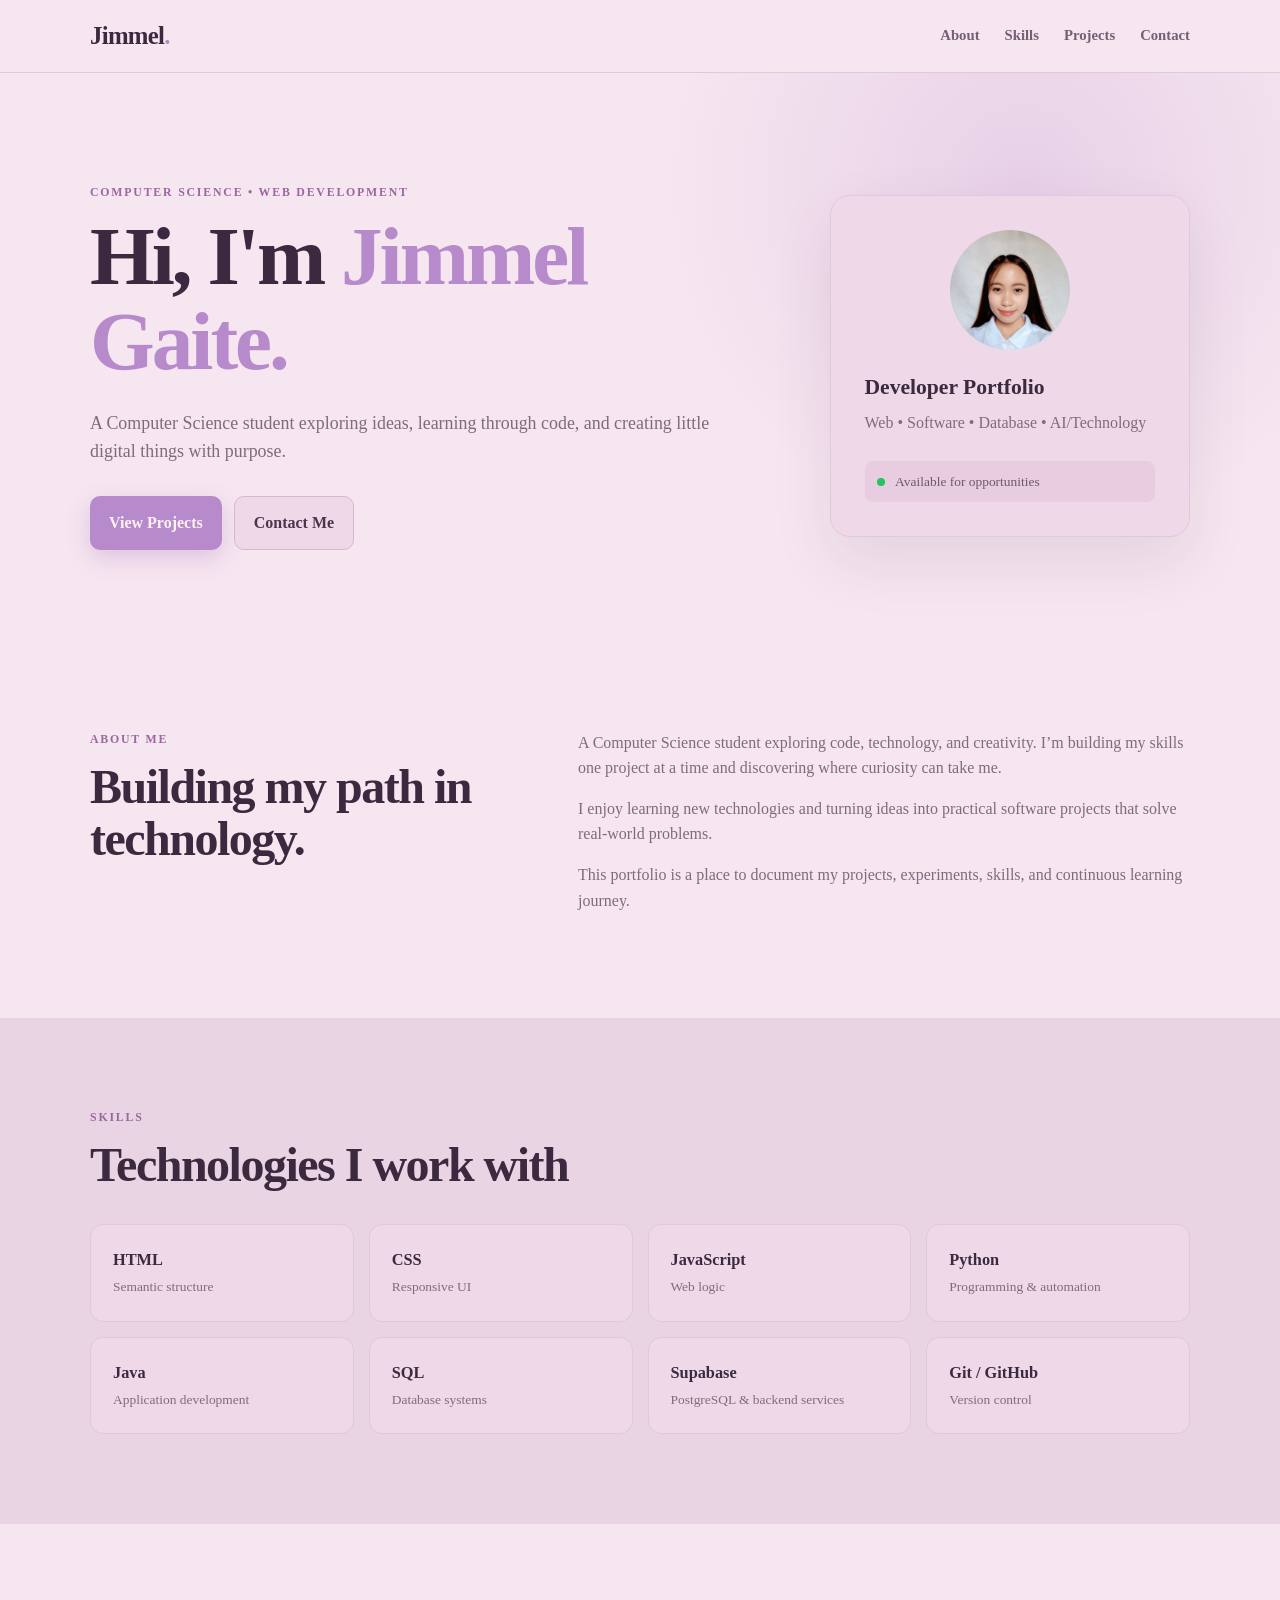
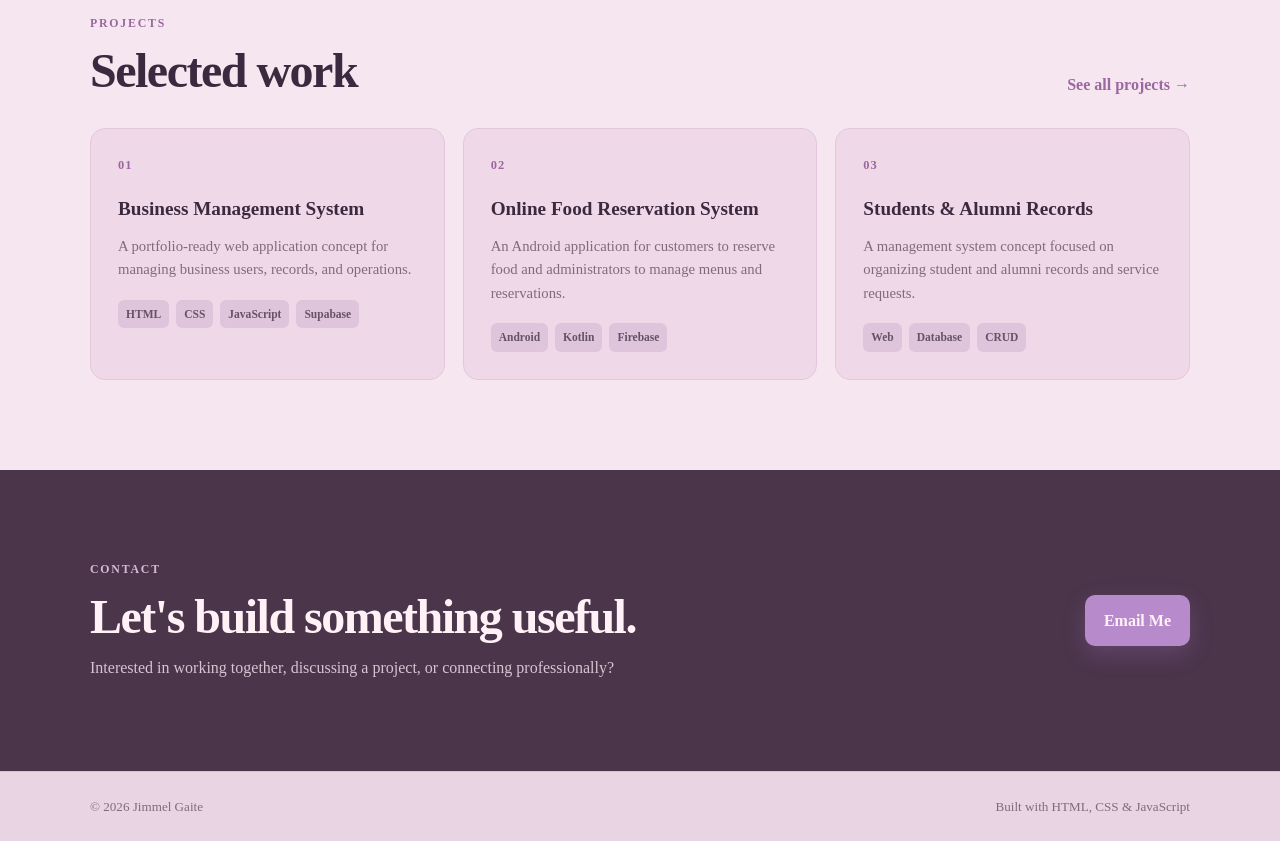
<file: index.html>
<!DOCTYPE html>
<html lang="en">

<head>
  <meta charset="UTF-8">
  <meta name="viewport" content="width=device-width, initial-scale=1.0">

  <meta
    name="description"
    content="Jimmel Gaite — Computer Science graduate, developer, and technology enthusiast."
  >

  <meta name="author" content="Jimmel Gaite">

  <title>Jimmel Gaite | Portfolio</title>

  <link rel="stylesheet" href="style.css">
</head>

<body>

  <!-- ================= HEADER ================= -->
  <header class="site-header">

    <nav class="nav container">

      <a class="brand" href="index.html" aria-label="Jimmel Gaite home">
        Jimmel<span>.</span>
      </a>

      <!-- Desktop Navigation -->
      <div class="nav-links" id="navLinks">

        <a href="#about">About</a>
        <a href="#skills">Skills</a>
        <a href="#projects">Projects</a>
        <a href="#contact">Contact</a>

      </div>

      <!-- Mobile Menu Button -->
      <button
        class="menu-toggle"
        type="button"
        aria-label="Open navigation menu"
        aria-expanded="false"
        aria-controls="navLinks"
      >
        ☰
      </button>

    </nav>

  </header>

  <main>

    <!-- ================= HERO ================= -->
    <section class="hero">

      <div class="container hero-grid">

        <div class="hero-content">

          <p class="eyebrow">
            COMPUTER SCIENCE • WEB DEVELOPMENT
          </p>

          <h1>
            Hi, I'm <span>Jimmel Gaite.</span>
          </h1>

          <p class="hero-text">
            A Computer Science student exploring ideas, learning through code, and creating little digital things with purpose.
          </p>

          <div class="hero-actions">

            <a class="btn primary" href="#projects">
              View Projects
            </a>

            <a class="btn outline" href="#contact">
              Contact Me
            </a>

          </div>

        </div>

        <div class="hero-card">

          <div class="avatar">
            <img src="profile.jpg" alt="Jimmel Gaite">
          </div>

          <h2>
            Developer Portfolio
          </h2>

          <p>
            Web • Software • Database • AI/Technology
          </p>

          <div class="status">
            <span></span>
            Available for opportunities
          </div>

        </div>

      </div>

    </section>

    <!-- ================= ABOUT ================= -->
    <section id="about" class="section">

      <div class="container two-col">

        <div>

          <p class="eyebrow">
            ABOUT ME
          </p>

          <h2>
            Building my path in technology.
          </h2>

        </div>

        <div class="about-text">

          <p>
            A Computer Science student exploring code, technology,
            and creativity. I’m building my skills one project at a 
            time and discovering where curiosity can take me.
          </p>

          <p>
            I enjoy learning new technologies and turning ideas into
            practical software projects that solve real-world problems.
          </p>

          <p>
            This portfolio is a place to document my projects, experiments,
            skills, and continuous learning journey.
          </p>

        </div>

      </div>

    </section>

    <!-- ================= SKILLS ================= -->
    <section id="skills" class="section section-muted">

      <div class="container">

        <p class="eyebrow">
          SKILLS
        </p>

        <h2>
          Technologies I work with
        </h2>

        <div class="skill-grid">

          <div class="skill-card">
            <strong>HTML</strong>
            <span>Semantic structure</span>
          </div>

          <div class="skill-card">
            <strong>CSS</strong>
            <span>Responsive UI</span>
          </div>

          <div class="skill-card">
            <strong>JavaScript</strong>
            <span>Web logic</span>
          </div>

          <div class="skill-card">
            <strong>Python</strong>
            <span>Programming & automation</span>
          </div>

          <div class="skill-card">
            <strong>Java</strong>
            <span>Application development</span>
          </div>

          <div class="skill-card">
            <strong>SQL</strong>
            <span>Database systems</span>
          </div>

          <div class="skill-card">
            <strong>Supabase</strong>
            <span>PostgreSQL & backend services</span>
          </div>

          <div class="skill-card">
            <strong>Git / GitHub</strong>
            <span>Version control</span>
          </div>

        </div>

      </div>

    </section>

    <!-- ================= PROJECTS ================= -->
    <section id="projects" class="section">

      <div class="container">

        <div class="section-head">

          <div>

            <p class="eyebrow">
              PROJECTS
            </p>

            <h2>
              Selected work
            </h2>

          </div>

          <a class="text-link" href="projects.html">
            See all projects →
          </a>

        </div>

        <div class="project-grid">

          <!-- Project 01 -->
          <article class="project-card">

            <div class="project-number">
              01
            </div>

            <h3>
              Business Management System
            </h3>

            <p>
              A portfolio-ready web application concept for managing
              business users, records, and operations.
            </p>

            <div class="tags">

              <span>HTML</span>
              <span>CSS</span>
              <span>JavaScript</span>
              <span>Supabase</span>

            </div>

          </article>

          <!-- Project 02 -->
          <article class="project-card">

            <div class="project-number">
              02
            </div>

            <h3>
              Online Food Reservation System
            </h3>

            <p>
              An Android application for customers to reserve food and
              administrators to manage menus and reservations.
            </p>

            <div class="tags">

              <span>Android</span>
              <span>Kotlin</span>
              <span>Firebase</span>

            </div>

          </article>

          <!-- Project 03 -->
          <article class="project-card">

            <div class="project-number">
              03
            </div>

            <h3>
              Students & Alumni Records
            </h3>

            <p>
              A management system concept focused on organizing student
              and alumni records and service requests.
            </p>

            <div class="tags">

              <span>Web</span>
              <span>Database</span>
              <span>CRUD</span>

            </div>

          </article>

        </div>

      </div>

    </section>

    <!-- ================= CONTACT ================= -->
    <section id="contact" class="section contact-section">

      <div class="container contact-card">

        <div>

          <p class="eyebrow">
            CONTACT
          </p>

          <h2>
            Let's build something useful.
          </h2>

          <p>
            Interested in working together, discussing a project,
            or connecting professionally?
          </p>

        </div>

        <a
          class="btn primary"
          href="mailto:gaitejimmel@gmail.com"
        >
          Email Me
        </a>

      </div>

    </section>

  </main>

  <!-- ================= FOOTER ================= -->
  <footer class="footer">

    <div class="container footer-inner">

      <span>
        © <span id="year"></span> Jimmel Gaite
      </span>

      <span>
        Built with HTML, CSS & JavaScript
      </span>

    </div>

  </footer>

  <script src="script.js"></script>

</body>
</html>
</file>
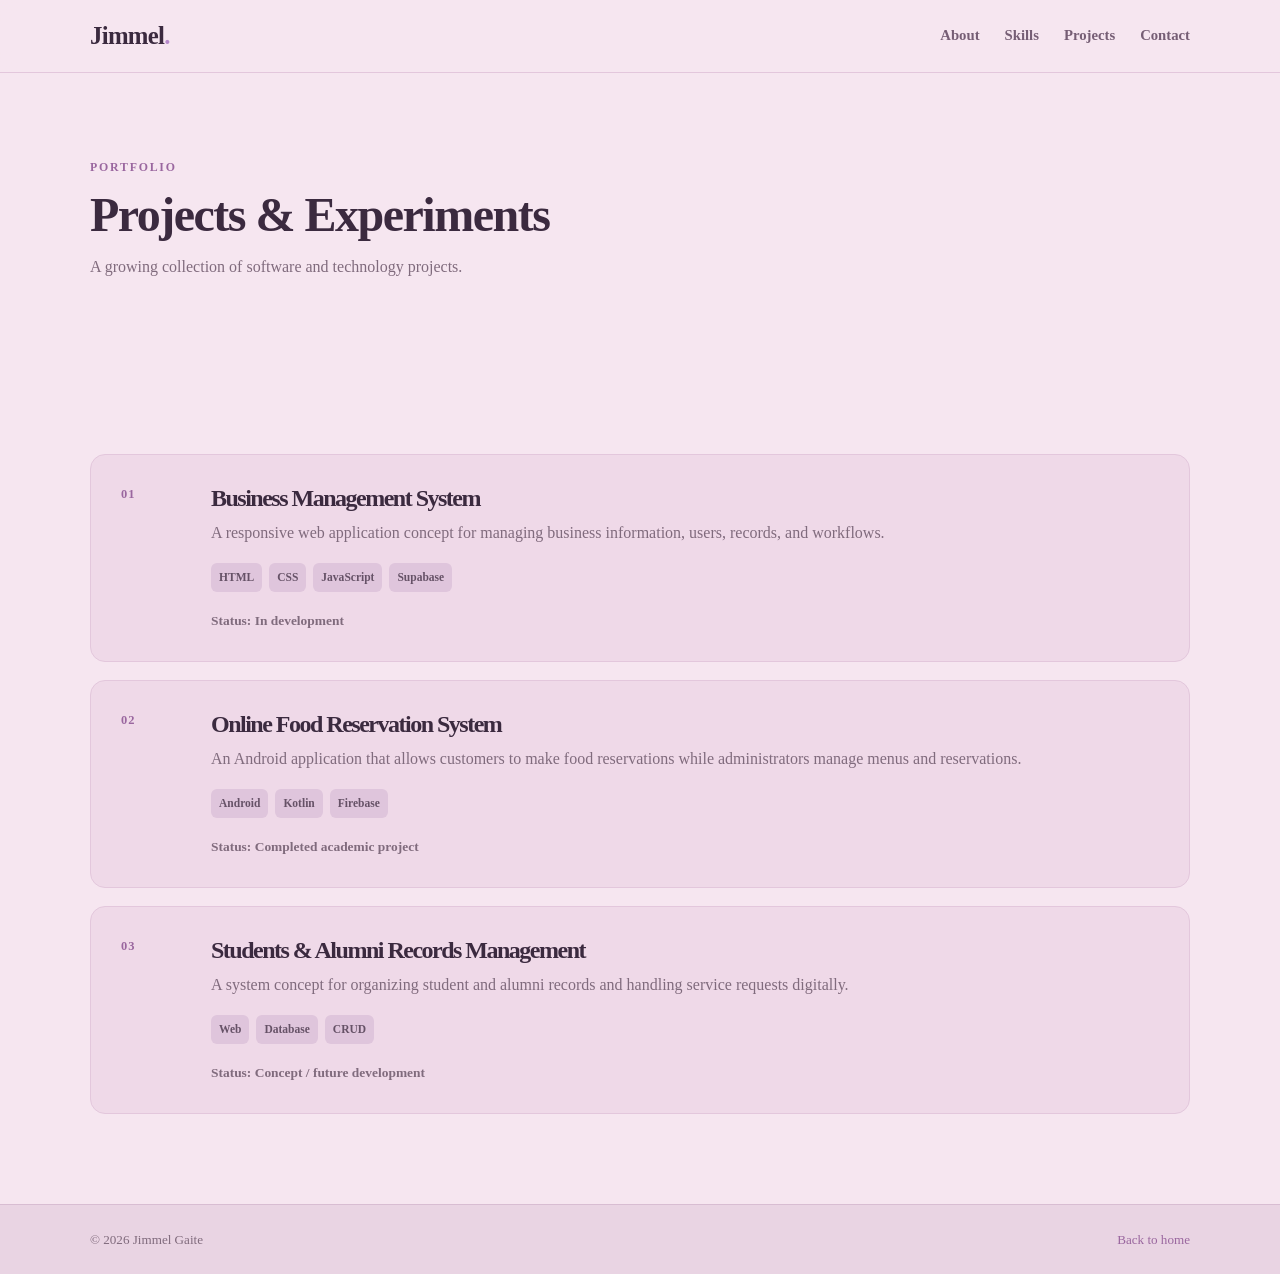
<file: projects.html>
<!DOCTYPE html>
<html lang="en">

<head>

    <meta charset="UTF-8">
    <meta name="viewport" content="width=device-width, initial-scale=1.0">

    <meta
        name="description"
        content="Projects and experiments by Jimmel Gaite, Computer Science graduate and developer."
    >

    <meta name="author" content="Jimmel Gaite">

    <title>Projects | Jimmel Gaite</title>

    <link rel="stylesheet" href="style.css">

</head>

<body>

    <!-- ================= HEADER ================= -->
    <header class="site-header">

        <nav class="nav container">

            <a
                class="brand"
                href="index.html"
                aria-label="Jimmel Gaite"
            >
                Jimmel<span>.</span>
            </a>

            <!-- Desktop Navigation -->
            <div class="nav-links" id="navLinks">

                <a href="index.html#about">
                    About
                </a>

                <a href="index.html#skills">
                    Skills
                </a>

                <a href="index.html#projects">
                    Projects
                </a>

                <a href="index.html#contact">
                    Contact
                </a>

            </div>

            <!-- Mobile Menu Button -->
            <button
                class="menu-toggle"
                type="button"
                aria-label="Open navigation menu"
                aria-expanded="false"
                aria-controls="navLinks"
            >
                ☰
            </button>

        </nav>

    </header>

    <main>

        <!-- ================= PAGE HERO ================= -->
        <section class="page-hero">

            <div class="container">

                <p class="eyebrow">
                    PORTFOLIO
                </p>

                <h1>
                    Projects & Experiments
                </h1>

                <p>
                    A growing collection of software and technology projects.
                </p>

            </div>

        </section>

        <!-- ================= PROJECT LIST ================= -->
        <section class="section">

            <div class="container project-list">

                <!-- Project 01 -->
                <article class="project-detail">

                    <div class="project-number">
                        01
                    </div>

                    <div>

                        <h2>
                            Business Management System
                        </h2>

                        <p>
                            A responsive web application concept for managing
                            business information, users, records, and workflows.
                        </p>

                        <div class="tags">

                            <span>HTML</span>
                            <span>CSS</span>
                            <span>JavaScript</span>
                            <span>Supabase</span>

                        </div>

                        <p class="project-status">
                            Status: In development
                        </p>

                    </div>

                </article>

                <!-- Project 02 -->
                <article class="project-detail">

                    <div class="project-number">
                        02
                    </div>

                    <div>

                        <h2>
                            Online Food Reservation System
                        </h2>

                        <p>
                            An Android application that allows customers to make
                            food reservations while administrators manage menus
                            and reservations.
                        </p>

                        <div class="tags">

                            <span>Android</span>
                            <span>Kotlin</span>
                            <span>Firebase</span>

                        </div>

                        <p class="project-status">
                            Status: Completed academic project
                        </p>

                    </div>

                </article>

                <!-- Project 03 -->
                <article class="project-detail">

                    <div class="project-number">
                        03
                    </div>

                    <div>

                        <h2>
                            Students & Alumni Records Management
                        </h2>

                        <p>
                            A system concept for organizing student and alumni
                            records and handling service requests digitally.
                        </p>

                        <div class="tags">

                            <span>Web</span>
                            <span>Database</span>
                            <span>CRUD</span>

                        </div>

                        <p class="project-status">
                            Status: Concept / future development
                        </p>

                    </div>

                </article>

            </div>

        </section>

    </main>

    <!-- ================= FOOTER ================= -->
    <footer class="footer">

        <div class="container footer-inner">

            <span>
                © <span id="year"></span> Jimmel Gaite
            </span>

            <a href="index.html">
                Back to home
            </a>

        </div>

    </footer>

    <script src="script.js"></script>

</body>

</html>
</file>
<file: style.css>
/* =========================================================
   RESET
========================================================= */

* {
  margin: 0;
  padding: 0;
  box-sizing: border-box;
}

/* =========================================================
   BASE
========================================================= */

html {
  scroll-behavior: smooth;
  scroll-padding-top: 90px;
}

body {
  font-family:
    "Playfair Display",
    serif;

  color: #3B2A3F;
  background: #F6E6F0;
  line-height: 1.6;
}

a {
  color: inherit;
}

button,
input,
textarea {
  font: inherit;
}

button {
  cursor: pointer;
}

.container {
  width: min(1100px, 92%);
  margin: 0 auto;
}

/* =========================================================
   HEADER / NAVIGATION
========================================================= */

.site-header {
  background: rgba(246, 230, 240, 0.94);
  backdrop-filter: blur(12px);

  border-bottom: 1px solid #E3C7DC;

  position: sticky;
  top: 0;

  z-index: 100;
}

.nav {
  min-height: 72px;

  display: flex;
  align-items: center;
  justify-content: space-between;

  gap: 20px;

  position: relative;
}

.brand {
  text-decoration: none;

  font-size: 1.55rem;
  font-weight: 800;

  letter-spacing: -0.7px;

  white-space: nowrap;
}

.brand span {
  color: #B78ACB;
}

/* Desktop navigation */

.nav-links {
  display: flex;
  align-items: center;

  gap: 25px;
}

.nav-links a {
  text-decoration: none;

  color: #765E75;

  font-size: 0.92rem;
  font-weight: 600;

  transition: color 0.2s ease;
}

.nav-links a:hover {
  color: #A76BB8;
}

/* Mobile menu button */

.menu-toggle {
  display: none;

  border: 0;
  background: transparent;

  color: #3B2A3F;

  font-size: 1.6rem;

  line-height: 1;

  padding: 8px;

  border-radius: 8px;
}

.menu-toggle:hover {
  background: #EED7E7;
}

/* =========================================================
   HERO
========================================================= */

.hero {
  padding: 110px 0 90px;

  background:
    radial-gradient(
      circle at 80% 20%,
      rgba(183, 138, 203, 0.24),
      transparent 32%
    ),
    #F6E6F0;
}

.hero-grid {
  display: grid;

  grid-template-columns: 1.3fr 0.7fr;

  gap: 70px;

  align-items: center;
}

.eyebrow {
  color: #9A679F;

  font-size: 0.74rem;
  font-weight: 800;

  letter-spacing: 1.8px;

  margin-bottom: 12px;
}

.hero h1 {
  font-size: clamp(2.8rem, 7vw, 5.2rem);

  line-height: 1.02;

  letter-spacing: -3px;

  max-width: 800px;
}

.hero h1 span {
  color: #B78ACB;
}

.hero-text {
  max-width: 650px;

  color: #806B7D;

  font-size: 1.12rem;

  margin: 25px 0 30px;
}

/* =========================================================
   BUTTONS
========================================================= */

.hero-actions {
  display: flex;

  gap: 12px;

  flex-wrap: wrap;
}

.btn {
  display: inline-flex;

  justify-content: center;
  align-items: center;

  text-decoration: none;

  border: 0;
  border-radius: 10px;

  padding: 13px 19px;

  font-weight: 750;

  cursor: pointer;

  transition:
    transform 0.2s ease,
    background 0.2s ease,
    box-shadow 0.2s ease;
}

.btn:hover {
  transform: translateY(-2px);
}

.primary {
  background: #B78ACB;

  color: #FFF1F6;

  box-shadow:
    0 8px 22px rgba(167, 107, 184, 0.28);
}

.primary:hover {
  background: #A76BB8;
}

.outline {
  border: 1px solid #D5B7D4;

  background: #EFD9E8;

  color: #4A354B;
}

.outline:hover {
  background: #E8CCDF;
}

/* =========================================================
   HERO CARD
========================================================= */

.hero-card {
  background: #EFD9E8;

  border: 1px solid #E3C7DC;

  border-radius: 20px;

  padding: 34px;

  box-shadow:
    0 25px 60px rgba(83, 48, 77, 0.10);
}

.avatar {
  width: 120px;
  height: 120px;

  border-radius: 50%;
  overflow: hidden;

  margin: 0 auto 20px;
}

.avatar img {
  width: 100%;
  height: 100%;

  object-fit: cover;
  display: block;
}

.hero-card h2 {
  font-size: 1.35rem;

  margin-bottom: 5px;
}

.hero-card p {
  color: #806B7D;
}

.status {
  margin-top: 25px;

  padding: 10px 12px;

  border-radius: 8px;

  background: #E8CCDF;

  color: #6D596B;

  font-size: 0.84rem;
}

.status span {
  display: inline-block;

  width: 8px;
  height: 8px;

  border-radius: 50%;

  background: #22c55e;

  margin-right: 8px;
}

/* =========================================================
   SECTIONS
========================================================= */

.section {
  padding: 90px 0;
}

.section-muted {
  background: #E9D4E3;
}

.section h2,
.page-hero h1 {
  font-size: clamp(2rem, 4vw, 3rem);

  line-height: 1.1;

  letter-spacing: -1.5px;
}

/* =========================================================
   ABOUT
========================================================= */

.two-col {
  display: grid;

  grid-template-columns: 0.8fr 1.2fr;

  gap: 80px;
}

.about-text p {
  color: #806B7D;

  margin-bottom: 15px;
}

/* =========================================================
   SKILLS
========================================================= */

.skill-grid {
  display: grid;

  grid-template-columns: repeat(4, 1fr);

  gap: 15px;

  margin-top: 32px;
}

.skill-card {
  padding: 22px;

  background: #EFD9E8;

  border: 1px solid #E3C7DC;

  border-radius: 13px;

  transition:
    transform 0.2s ease,
    box-shadow 0.2s ease;
}

.skill-card:hover {
  transform: translateY(-3px);

  box-shadow:
    0 12px 25px rgba(83, 48, 77, 0.08);
}

.skill-card strong {
  display: block;

  font-size: 1.02rem;
}

.skill-card span {
  color: #806B7D;

  font-size: 0.84rem;
}

/* =========================================================
   PROJECTS
========================================================= */

.section-head {
  display: flex;

  justify-content: space-between;
  align-items: end;

  gap: 25px;

  margin-bottom: 30px;
}

.text-link {
  color: #9A679F;

  text-decoration: none;

  font-weight: 700;

  white-space: nowrap;
}

.text-link:hover {
  text-decoration: underline;
}

.project-grid {
  display: grid;

  grid-template-columns: repeat(3, 1fr);

  gap: 18px;
}

.project-card {
  border: 1px solid #E3C7DC;

  border-radius: 15px;

  padding: 27px;

  background: #EFD9E8;

  transition:
    transform 0.2s ease,
    box-shadow 0.2s ease;
}

.project-card:hover {
  transform: translateY(-4px);

  box-shadow:
    0 18px 35px rgba(83, 48, 77, 0.09);
}

.project-number {
  color: #9A679F;

  font-weight: 800;

  font-size: 0.78rem;

  letter-spacing: 1px;

  margin-bottom: 18px;
}

.project-card h3 {
  font-size: 1.2rem;

  margin-bottom: 10px;
}

.project-card p {
  color: #806B7D;

  font-size: 0.92rem;
}

/* =========================================================
   TAGS
========================================================= */

.tags {
  display: flex;

  flex-wrap: wrap;

  gap: 7px;

  margin-top: 18px;
}

.tags span {
  font-size: 0.72rem;

  padding: 5px 8px;

  background: #DFC5DC;

  border-radius: 6px;

  color: #665267;

  font-weight: 700;
}

/* =========================================================
   CONTACT
========================================================= */

.contact-section {
  background: #4A354B;

  color: #FFF1F6;
}

.contact-card {
  display: flex;

  justify-content: space-between;
  align-items: center;

  gap: 30px;
}

.contact-card p:not(.eyebrow) {
  color: #D8C3D2;

  margin-top: 12px;

  max-width: 650px;
}

.contact-section .eyebrow {
  color: #D9B9D8;
}

/* =========================================================
   FOOTER
========================================================= */

.footer {
  border-top: 1px solid #D8BDD2;

  padding: 24px 0;

  color: #806B7D;

  font-size: 0.82rem;

  background: #E9D4E3;
}

.footer-inner {
  display: flex;

  justify-content: space-between;

  gap: 20px;
}

.footer a {
  color: #9A679F;

  text-decoration: none;
}

.footer a:hover {
  text-decoration: underline;
}

/* =========================================================
   PROJECTS PAGE
========================================================= */

.page-hero {
  padding: 85px 0;

  background: #F6E6F0;
}

.page-hero p:last-child {
  color: #806B7D;

  margin-top: 12px;
}

.project-list {
  display: grid;

  gap: 18px;
}

.project-detail {
  display: grid;

  grid-template-columns: 70px 1fr;

  gap: 20px;

  padding: 30px;

  border: 1px solid #E3C7DC;

  border-radius: 15px;

  background: #EFD9E8;
}

.project-detail h2 {
  font-size: 1.5rem;

  margin-bottom: 8px;
}

.project-detail p {
  color: #806B7D;
}

.project-status {
  font-size: 0.84rem;

  margin-top: 18px;

  font-weight: 700;
}

/* =========================================================
   FOCUS ACCESSIBILITY
========================================================= */

button:focus-visible,
a:focus-visible {
  outline: 3px solid rgba(183, 138, 203, 0.30);

  outline-offset: 3px;
}

/* =========================================================
   TABLET
========================================================= */

@media (max-width: 900px) {

  .hero-grid {
    grid-template-columns: 1fr;

    gap: 45px;
  }

  .hero-card {
    max-width: 600px;
  }

  .two-col {
    grid-template-columns: 1fr;

    gap: 40px;
  }

  .skill-grid {
    grid-template-columns: repeat(2, 1fr);
  }

  .project-grid {
    grid-template-columns: repeat(2, 1fr);
  }

}

/* =========================================================
   MOBILE NAVIGATION
========================================================= */

@media (max-width: 800px) {

  .nav {
    min-height: 68px;
  }

  .menu-toggle {
    display: block;
  }

  .nav-links {
    display: none;

    position: absolute;

    top: 68px;

    left: 0;
    right: 0;

    flex-direction: column;

    align-items: stretch;

    gap: 0;

    background: #F6E6F0;

    border-bottom: 1px solid #E3C7DC;

    box-shadow:
      0 12px 25px rgba(83, 48, 77, 0.08);

    padding: 10px 4%;
  }

  .nav-links.open {
    display: flex;
  }

  .nav-links a {
    padding: 14px 0;

    border-bottom: 1px solid #DFC5DC;
  }

  .nav-links a:last-child {
    border-bottom: 0;
  }

  .contact-card {
    flex-direction: column;

    align-items: flex-start;
  }

  .section-head {
    align-items: flex-start;

    flex-direction: column;
  }

}

/* =========================================================
   SMALL TABLETS / LARGE PHONES
========================================================= */

@media (max-width: 650px) {

  .hero {
    padding: 80px 0 65px;
  }

  .hero h1 {
    letter-spacing: -2px;
  }

  .hero-card {
    padding: 28px;
  }

  .section {
    padding: 70px 0;
  }

  .project-grid {
    grid-template-columns: 1fr;
  }

  .project-detail {
    grid-template-columns: 1fr;

    gap: 5px;
  }

}

/* =========================================================
   SMALL PHONES
========================================================= */

@media (max-width: 520px) {

  .container {
    width: min(92%, 1100px);
  }

  .hero {
    padding: 70px 0 55px;
  }

  .hero h1 {
    font-size: clamp(2.5rem, 13vw, 3.5rem);

    letter-spacing: -2px;
  }

  .hero-text {
    font-size: 1rem;
  }

  .hero-actions {
    flex-direction: column;

    align-items: stretch;
  }

  .btn {
    width: 100%;
  }

  .skill-grid {
    grid-template-columns: 1fr;
  }

  .section {
    padding: 60px 0;
  }

  .section h2,
  .page-hero h1 {
    font-size: 2rem;
  }

  .project-card {
    padding: 23px;
  }

  .project-detail {
    padding: 23px;
  }

  .footer-inner {
    flex-direction: column;

    align-items: flex-start;
  }

  .page-hero {
    padding: 65px 0;
  }

}

/* =========================================================
   VERY SMALL PHONES
========================================================= */

@media (max-width: 360px) {

  .brand {
    font-size: 1.35rem;
  }

  .hero h1 {
    font-size: 2.35rem;
  }

  .hero-card {
    padding: 23px;
  }

  .avatar {
    width: 75px;
    height: 75px;
  }

}
</file>
